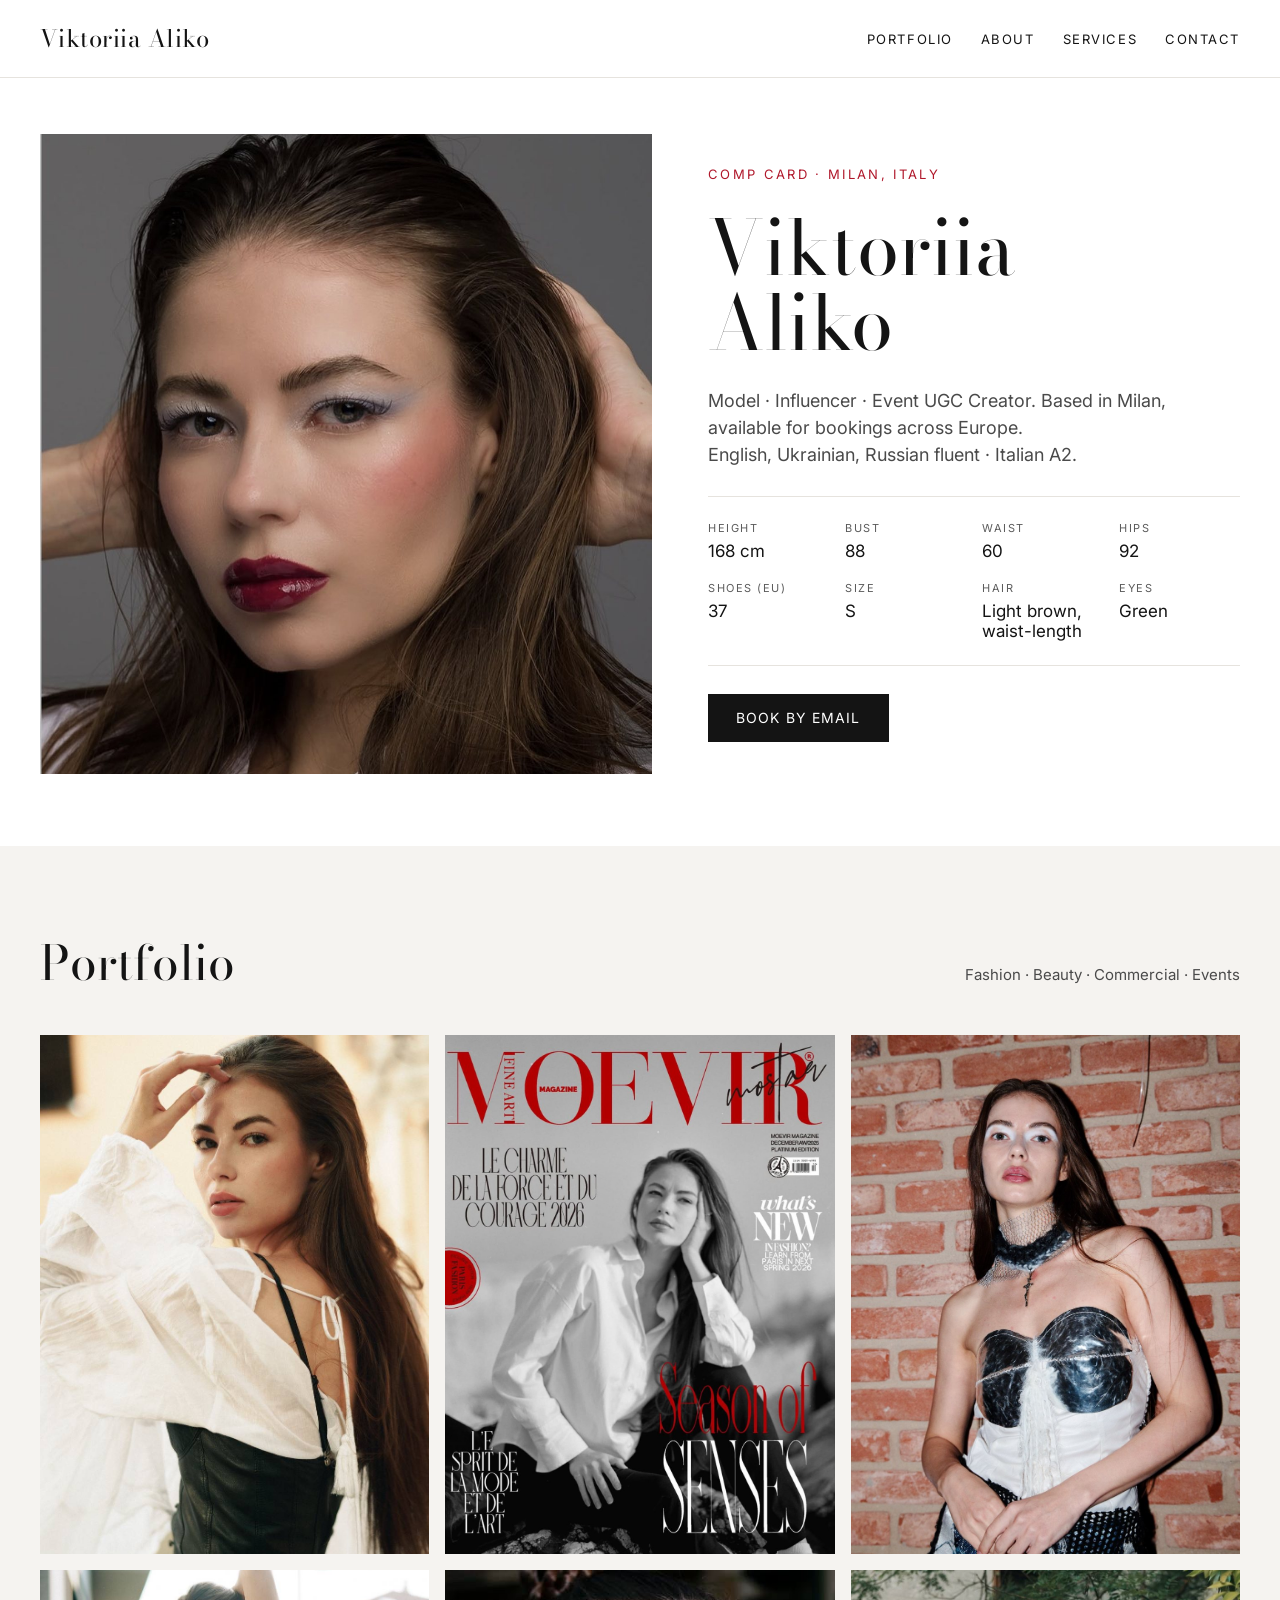
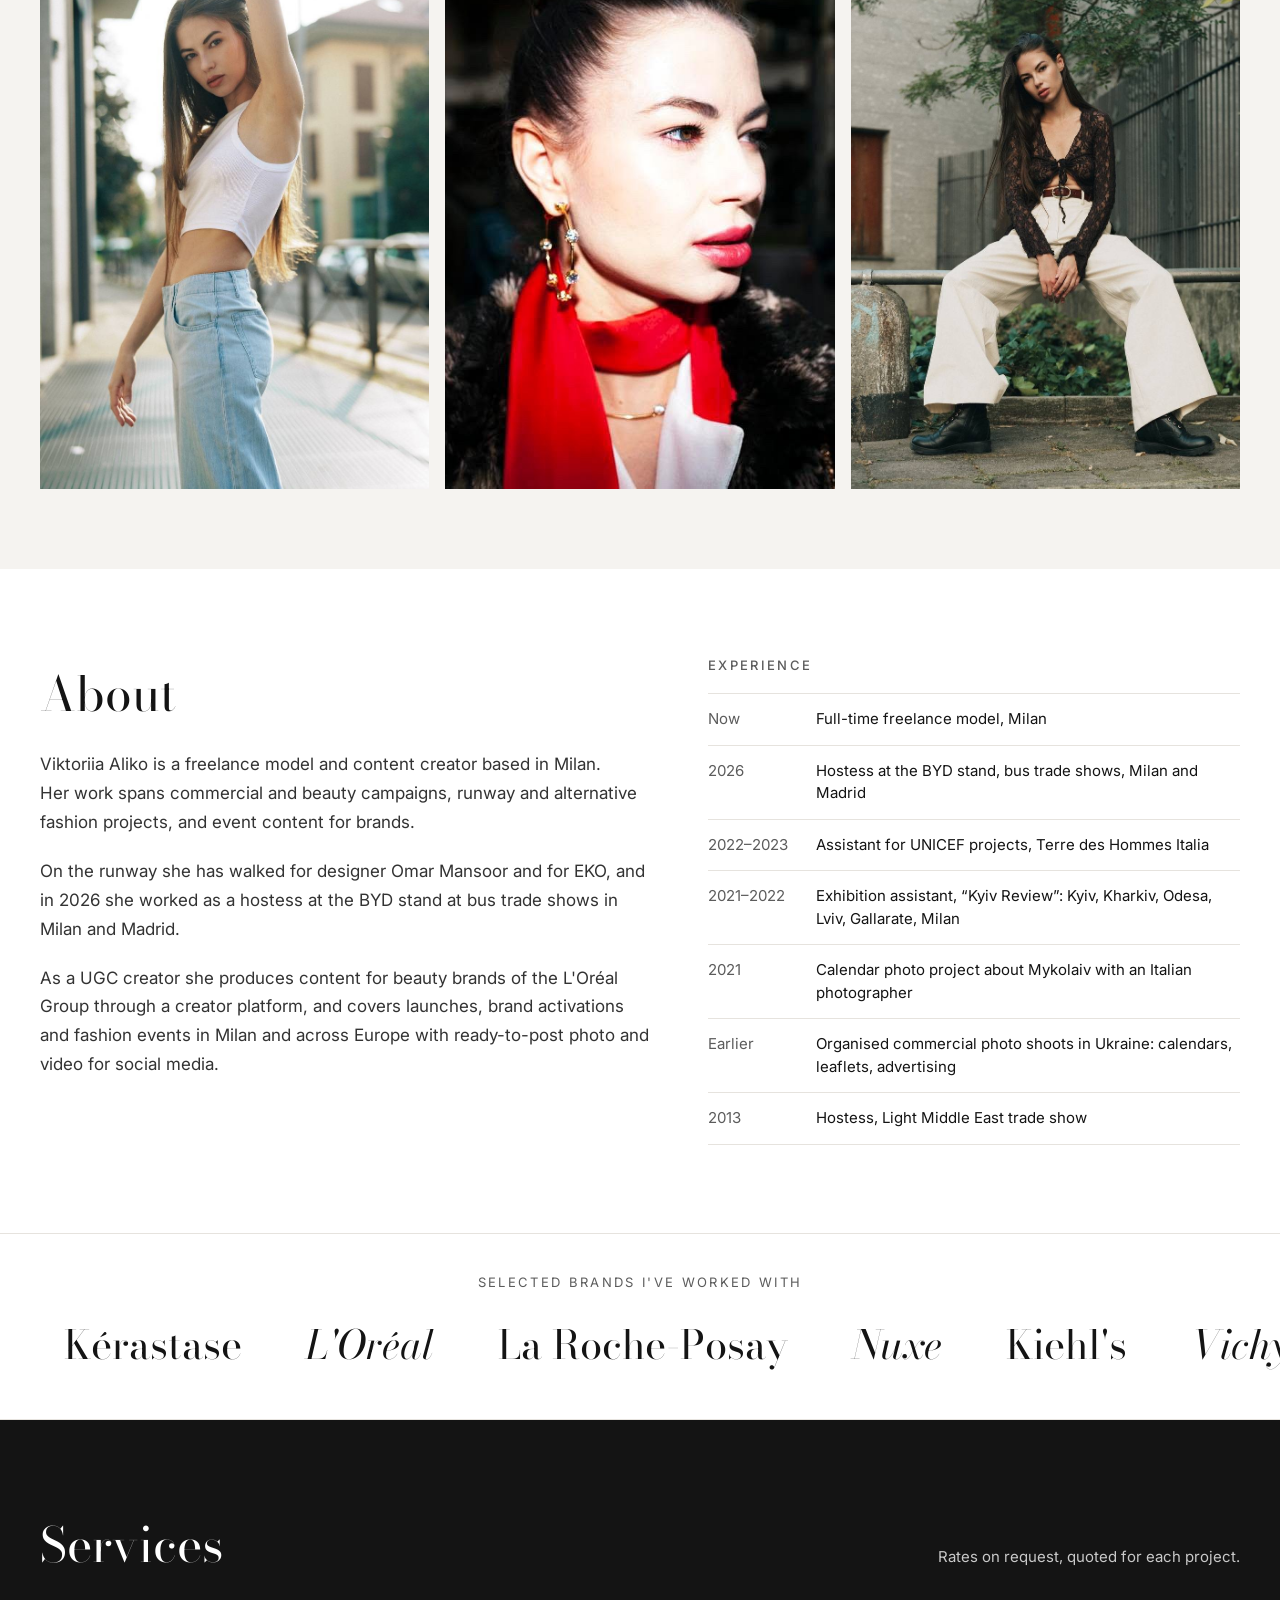
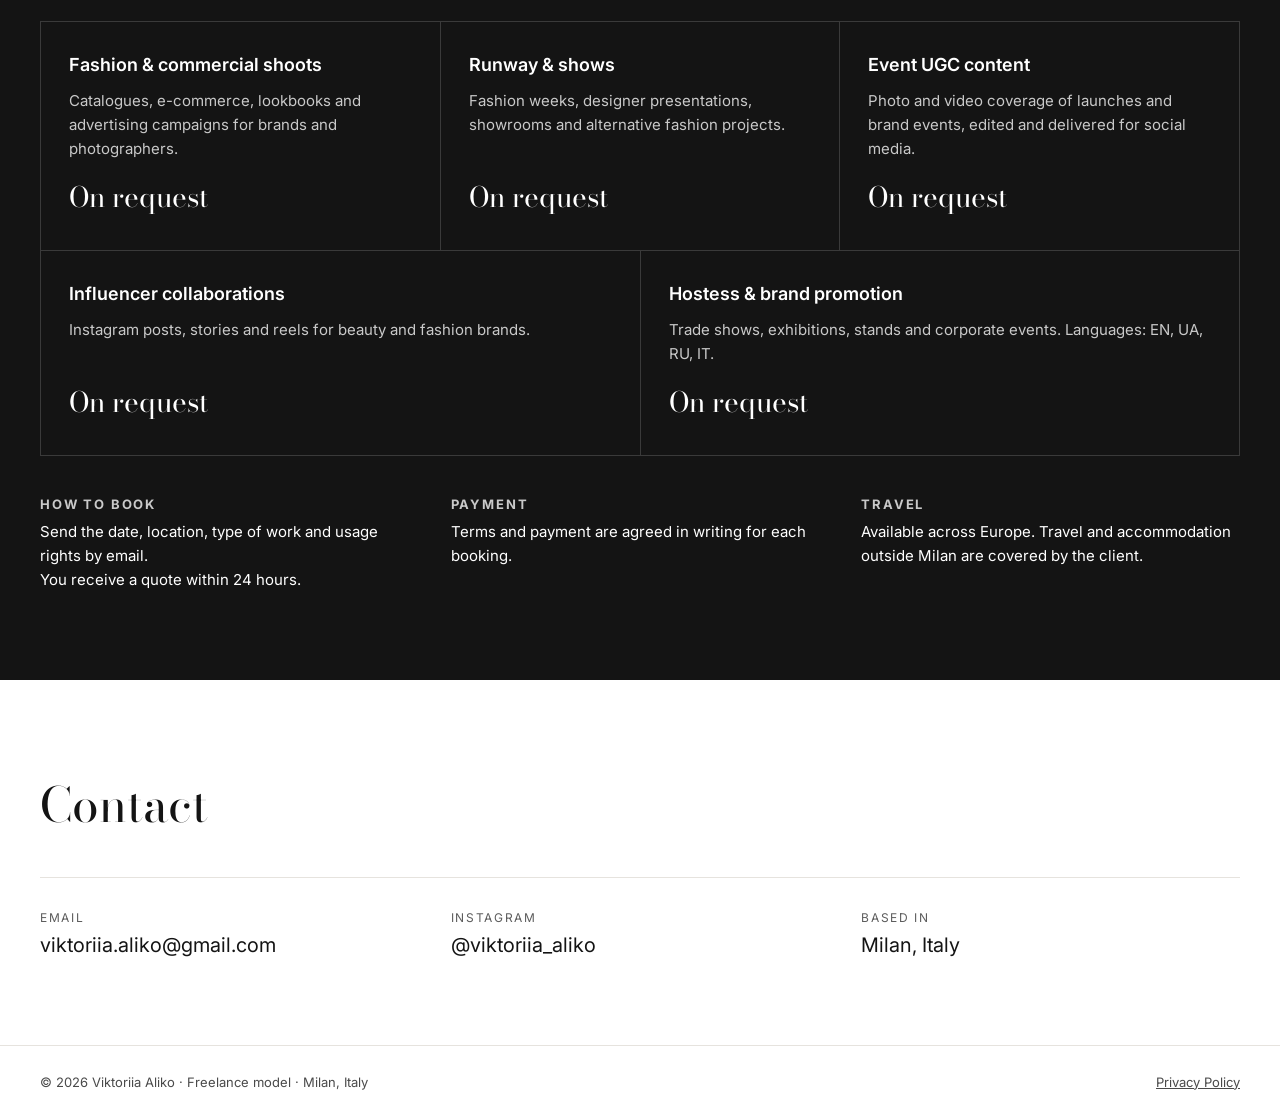
<file: index.html>
<!DOCTYPE html>
<html lang="en">
<head>
<meta charset="utf-8">
<meta name="viewport" content="width=device-width, initial-scale=1">
<title>Viktoriia Aliko | Freelance Model, Hostess &amp; UGC Creator in Milan</title>
<meta name="description" content="Viktoriia Aliko is a freelance fashion and beauty model, runway model, trade show hostess and UGC creator based in Milan. Speaks English, Ukrainian, Russian and Italian. Bookings by email.">
<link rel="canonical" href="https://viktoriia-aliko.github.io/">
<meta name="robots" content="index, follow, max-image-preview:large">
<meta name="google-site-verification" content="E3Duy64eAhd6O7KNJjoH5QQErz4s-I2b6_Q1L4W96Zc">
<meta property="og:type" content="website">
<meta property="og:title" content="Viktoriia Aliko | Freelance Model, Hostess &amp; UGC Creator in Milan">
<meta property="og:description" content="Viktoriia Aliko is a freelance fashion and beauty model, runway model, trade show hostess and UGC creator based in Milan. Speaks English, Ukrainian, Russian and Italian. Bookings by email.">
<meta property="og:url" content="https://viktoriia-aliko.github.io/">
<meta property="og:image" content="https://viktoriia-aliko.github.io/images/viktoriia-aliko-beauty-portrait.jpg">
<meta name="twitter:card" content="summary_large_image">
<link rel="icon" href="favicon.png" type="image/png">
<link rel="preconnect" href="https://fonts.googleapis.com">
<link rel="preconnect" href="https://fonts.gstatic.com" crossorigin>
<link href="https://fonts.googleapis.com/css2?family=Bodoni+Moda:ital,opsz,wght@0,6..96,400;0,6..96,500;1,6..96,400&amp;family=Inter:wght@400;500;600&amp;display=swap" rel="stylesheet">
<style>
body{margin:0;background:#FFFFFF}
a{color:#141414}a:hover{color:#B0182B}
@keyframes mq{from{transform:translateX(0)}to{transform:translateX(-50%)}}
.mq-track{display:flex;width:max-content;animation:mq 40s linear infinite}
.mq:hover .mq-track{animation-play-state:paused}
@media (prefers-reduced-motion: reduce){.mq-track{animation:none}}
section{scroll-margin-top:84px}
@media (max-width: 640px){.pf{grid-template-columns:repeat(2,minmax(0,1fr)) !important;gap:8px !important}.hero-img{height:460px !important}.stats{grid-template-columns:repeat(2,minmax(0,1fr)) !important}.wrap{padding-left:20px !important;padding-right:20px !important}}
html{scroll-behavior:smooth}
</style>
<script type="application/ld+json">
{
  "@context": "https://schema.org",
  "@type": "Person",
  "name": "Viktoriia Aliko",
  "url": "https://viktoriia-aliko.github.io/",
  "image": "https://viktoriia-aliko.github.io/images/viktoriia-aliko-beauty-portrait.jpg",
  "jobTitle": "Freelance model, hostess and UGC creator",
  "description": "Freelance fashion and beauty model, runway model, trade show hostess and UGC content creator based in Milan, Italy.",
  "address": {
    "@type": "PostalAddress",
    "addressLocality": "Milan",
    "addressCountry": "IT"
  },
  "areaServed": [
    "Milan",
    "Italy",
    "Europe"
  ],
  "knowsLanguage": [
    "English",
    "Ukrainian",
    "Russian",
    "Italian"
  ],
  "sameAs": [
    "https://www.instagram.com/viktoriia_aliko"
  ],
  "knowsAbout": [
    "Fashion modeling",
    "Beauty modeling",
    "Runway",
    "Trade show hostess",
    "UGC content creation"
  ]
}
</script>
</head>
<body>
<div style="font-family: 'Inter', system-ui, sans-serif; color: #141414; background: #FFFFFF; min-height: 100vh">

<header style="position: sticky; top: 0; z-index: 50; background: rgba(255, 255, 255, 0.94); backdrop-filter: blur(8px); border-bottom: 1px solid #E6E3DE">
<div style="max-width: 1200px; margin: 0 auto; padding: 20px 32px; display: flex; flex-wrap: wrap; gap: 16px; align-items: center; justify-content: space-between">
<a href="#top" style="font-family: 'Bodoni Moda', serif; font-size: 24px; text-decoration: none; letter-spacing: 0.02em">Viktoriia Aliko</a>
<nav aria-label="Main" style="display: flex; flex-wrap: wrap; gap: 28px; font-size: 13px; letter-spacing: 0.12em; text-transform: uppercase">
<a href="#portfolio" style="text-decoration: none">Portfolio</a>
<a href="#about" style="text-decoration: none">About</a>
<a href="#services" style="text-decoration: none">Services</a>
<a href="#contact" style="text-decoration: none">Contact</a>
</nav>
</div>
</header>

<section id="top" class="wrap" style="max-width: 1200px; margin: 0 auto; padding: 56px 32px 72px; display: flex; flex-wrap: wrap; gap: 56px; align-items: stretch">
<div style="flex: 1 1 460px; min-width: 0">
<img class="hero-img" src="images/viktoriia-aliko-beauty-portrait.jpg" alt="Viktoriia Aliko, studio beauty portrait" style="width: 100%; height: 640px; object-fit: cover; object-position: center 20%; display: block">
</div>
<div style="flex: 1 1 380px; min-width: 0; display: flex; flex-direction: column; justify-content: center; gap: 28px">
<p style="margin: 0; font-size: 13px; letter-spacing: 0.18em; text-transform: uppercase; color: #B0182B">Comp card · Milan, Italy</p>
<h1 style="margin: 0; font-family: 'Bodoni Moda', serif; font-weight: 400; font-size: clamp(52px, 13vw, 76px); line-height: 0.98">Viktoriia<br>Aliko</h1>
<p style="margin: 0; font-size: 18px; line-height: 1.5; color: #4A4A4A">Model · Influencer · Event UGC Creator. Based in Milan, available for bookings across Europe.<br>English, Ukrainian, Russian fluent · Italian A2.</p>
<dl class="stats" style="margin: 0; display: grid; grid-template-columns: repeat(4, minmax(0, 1fr)); gap: 20px 16px; border-top: 1px solid #E6E3DE; border-bottom: 1px solid #E6E3DE; padding: 24px 0">
<div><dt style="font-size: 11px; letter-spacing: 0.14em; text-transform: uppercase; color: #5C5C5C">Height</dt><dd style="margin: 6px 0 0; font-size: 17px">168 cm</dd></div>
<div><dt style="font-size: 11px; letter-spacing: 0.14em; text-transform: uppercase; color: #5C5C5C">Bust</dt><dd style="margin: 6px 0 0; font-size: 17px">88</dd></div>
<div><dt style="font-size: 11px; letter-spacing: 0.14em; text-transform: uppercase; color: #5C5C5C">Waist</dt><dd style="margin: 6px 0 0; font-size: 17px">60</dd></div>
<div><dt style="font-size: 11px; letter-spacing: 0.14em; text-transform: uppercase; color: #5C5C5C">Hips</dt><dd style="margin: 6px 0 0; font-size: 17px">92</dd></div>
<div><dt style="font-size: 11px; letter-spacing: 0.14em; text-transform: uppercase; color: #5C5C5C">Shoes (EU)</dt><dd style="margin: 6px 0 0; font-size: 17px">37</dd></div>
<div><dt style="font-size: 11px; letter-spacing: 0.14em; text-transform: uppercase; color: #5C5C5C">Size</dt><dd style="margin: 6px 0 0; font-size: 17px">S</dd></div>
<div><dt style="font-size: 11px; letter-spacing: 0.14em; text-transform: uppercase; color: #5C5C5C">Hair</dt><dd style="margin: 6px 0 0; font-size: 17px">Light brown, waist-length</dd></div>
<div><dt style="font-size: 11px; letter-spacing: 0.14em; text-transform: uppercase; color: #5C5C5C">Eyes</dt><dd style="margin: 6px 0 0; font-size: 17px">Green</dd></div>
</dl>
<div style="display: flex; flex-wrap: wrap; gap: 12px">
<a href="#contact" class="js-mail" data-a="okila.aiirotkiv" data-b="moc.liamg" style="display: inline-flex; align-items: center; min-height: 48px; padding: 0 28px; background: #141414; color: #FFFFFF; text-decoration: none; font-size: 14px; letter-spacing: 0.08em; text-transform: uppercase">Book by email</a>
</div>
</div>
</section>

<section id="portfolio" style="background: #F5F3F0">
<div style="max-width: 1200px; margin: 0 auto; padding: 80px 32px">
<div style="display: flex; flex-wrap: wrap; gap: 16px; align-items: baseline; justify-content: space-between; margin-bottom: 36px">
<h2 style="margin: 0; font-family: 'Bodoni Moda', serif; font-weight: 400; font-size: 48px">Portfolio</h2>
<p style="margin: 0; font-size: 15px; color: #4A4A4A">Fashion · Beauty · Commercial · Events</p>
</div>
<div class="pf" style="display: grid; grid-template-columns: repeat(3, minmax(0, 1fr)); gap: 16px">
<img loading="lazy" src="images/viktoriia-aliko-editorial-corset.jpg" alt="Editorial portrait: white blouse and black leather corset" style="width: 100%; aspect-ratio: 3 / 4; object-fit: cover; display: block">
<img loading="lazy" src="images/viktoriia-aliko-moevir-magazine-cover.jpg" alt="Cover of Moevir Magazine, December 2025 Platinum Edition" style="width: 100%; aspect-ratio: 3 / 4; object-fit: cover; object-position: center top; display: block">
<img loading="lazy" src="images/viktoriia-aliko-avant-garde-designer-look.jpg" alt="Avant-garde designer look: sculpted bustier and knitted collar against a brick wall" style="width: 100%; aspect-ratio: 3 / 4; object-fit: cover; object-position: center top; display: block">
<img loading="lazy" src="images/viktoriia-aliko-street-fashion-denim.jpg" alt="Street fashion shoot: white crop top and light denim" style="width: 100%; aspect-ratio: 3 / 4; object-fit: cover; display: block">
<img loading="lazy" src="images/viktoriia-aliko-street-portrait-milan.jpg" alt="Street portrait in Milan with a red silk scarf" style="width: 100%; aspect-ratio: 3 / 4; object-fit: cover; object-position: 60% center; display: block">
<img loading="lazy" src="images/viktoriia-aliko-street-style-lace.jpg" alt="Street style shoot: lace top, wide cream trousers and boots" style="width: 100%; aspect-ratio: 3 / 4; object-fit: cover; display: block">
</div>
</div>
</section>

<section id="about" style="max-width: 1200px; margin: 0 auto; padding: 88px 32px; display: flex; flex-wrap: wrap; gap: 56px">
<div style="flex: 1 1 420px; min-width: 0; max-width: 780px; display: flex; flex-direction: column; gap: 20px">
<h2 style="margin: 0; font-family: 'Bodoni Moda', serif; font-weight: 400; font-size: 48px">About</h2>
<p style="margin: 0; font-size: 17px; line-height: 1.7; color: #333333">Viktoriia Aliko is a freelance model and content creator based in Milan. <br>Her work spans commercial and beauty campaigns, runway and alternative fashion projects, and event content for brands.</p>
<p style="margin: 0; font-size: 17px; line-height: 1.7; color: #333333">On the runway she has walked for designer Omar Mansoor and for EKO, and in 2026 she worked as a hostess at the BYD stand at bus trade shows in Milan and Madrid.</p>
<p style="margin: 0; font-size: 17px; line-height: 1.7; color: #333333">As a UGC creator she produces content for beauty brands of the L'Oréal Group through a creator platform, and covers launches, brand activations and fashion events in Milan and across Europe with ready-to-post photo and video for social media.</p>
</div>
<div style="flex: 1 1 340px; min-width: 0; display: flex; flex-direction: column; gap: 20px">
<h3 style="margin: 0; font-size: 13px; letter-spacing: 0.18em; text-transform: uppercase; font-weight: 500; color: #5C5C5C">Experience</h3>
<ul style="margin: 0; padding: 0; list-style: none; border-top: 1px solid #E6E3DE">
<li style="padding: 14px 0; border-bottom: 1px solid #E6E3DE; display: flex; gap: 16px; font-size: 15px; line-height: 1.5"><span style="flex: 0 0 92px; color: #5C5C5C">Now</span><span>Full-time freelance model, Milan</span></li>
<li style="padding: 14px 0; border-bottom: 1px solid #E6E3DE; display: flex; gap: 16px; font-size: 15px; line-height: 1.5"><span style="flex: 0 0 92px; color: #5C5C5C">2026</span><span>Hostess at the BYD stand, bus trade shows, Milan and Madrid</span></li>
<li style="padding: 14px 0; border-bottom: 1px solid #E6E3DE; display: flex; gap: 16px; font-size: 15px; line-height: 1.5"><span style="flex: 0 0 92px; color: #5C5C5C">2022–2023</span><span>Assistant for UNICEF projects, Terre des Hommes Italia</span></li>
<li style="padding: 14px 0; border-bottom: 1px solid #E6E3DE; display: flex; gap: 16px; font-size: 15px; line-height: 1.5"><span style="flex: 0 0 92px; color: #5C5C5C">2021–2022</span><span>Exhibition assistant, “Kyiv Review”: Kyiv, Kharkiv, Odesa, Lviv, Gallarate, Milan</span></li>
<li style="padding: 14px 0; border-bottom: 1px solid #E6E3DE; display: flex; gap: 16px; font-size: 15px; line-height: 1.5"><span style="flex: 0 0 92px; color: #5C5C5C">2021</span><span>Calendar photo project about Mykolaiv with an Italian photographer</span></li>
<li style="padding: 14px 0; border-bottom: 1px solid #E6E3DE; display: flex; gap: 16px; font-size: 15px; line-height: 1.5"><span style="flex: 0 0 92px; color: #5C5C5C">Earlier</span><span>Organised commercial photo shoots in Ukraine: calendars, leaflets, advertising</span></li>
<li style="padding: 14px 0; border-bottom: 1px solid #E6E3DE; display: flex; gap: 16px; font-size: 15px; line-height: 1.5"><span style="flex: 0 0 92px; color: #5C5C5C">2013</span><span>Hostess, Light Middle East trade show</span></li>
</ul>
</div>
</section>

<section id="brands" aria-label="Brand collaborations" style="border-top: 1px solid #E6E3DE; border-bottom: 1px solid #E6E3DE; padding: 40px 0 44px; display: flex; flex-direction: column; gap: 24px">
<p style="margin: 0; text-align: center; font-size: 13px; letter-spacing: 0.18em; text-transform: uppercase; color: #5C5C5C">Selected brands I've worked with</p>
<div class="mq" style="overflow: hidden; width: 100%">
<div class="mq-track">
<ul style="margin: 0; padding: 0 0 0 64px; list-style: none; display: flex; gap: 64px; align-items: center; white-space: nowrap; font-family: 'Bodoni Moda', serif; font-size: 40px; color: #141414">
<li>Kérastase</li><li style="font-style: italic">L'Oréal</li><li>La Roche-Posay</li><li style="font-style: italic">Nuxe</li><li>Kiehl's</li><li style="font-style: italic">Vichy</li><li>BYD</li><li style="font-style: italic">Omar Mansoor</li><li>EKO</li>
</ul>
<ul aria-hidden="true" style="margin: 0; padding: 0 0 0 64px; list-style: none; display: flex; gap: 64px; align-items: center; white-space: nowrap; font-family: 'Bodoni Moda', serif; font-size: 40px; color: #141414">
<li>Kérastase</li><li style="font-style: italic">L'Oréal</li><li>La Roche-Posay</li><li style="font-style: italic">Nuxe</li><li>Kiehl's</li><li style="font-style: italic">Vichy</li><li>BYD</li><li style="font-style: italic">Omar Mansoor</li><li>EKO</li>
</ul>
</div>
</div>
</section>

<section id="services" style="background: #141414; color: #FFFFFF">
<div style="max-width: 1200px; margin: 0 auto; padding: 88px 32px; display: flex; flex-direction: column; gap: 40px">
<div style="display: flex; flex-wrap: wrap; gap: 16px; align-items: baseline; justify-content: space-between">
<h2 style="margin: 0; font-family: 'Bodoni Moda', serif; font-weight: 400; font-size: 48px">Services</h2>
<p style="margin: 0; font-size: 15px; color: #C9C9C9">Rates on request, quoted for each project.</p>
</div>
<div style="display: flex; flex-wrap: wrap; gap: 1px; background: #3A3A3A; border: 1px solid #3A3A3A">
<div style="flex: 1 1 300px; background: #141414; padding: 32px 28px; display: flex; flex-direction: column; gap: 14px">
<h3 style="margin: 0; font-size: 18px; font-weight: 600">Fashion &amp; commercial shoots</h3>
<p style="margin: 0; font-size: 15px; line-height: 1.6; color: #C9C9C9">Catalogues, e-commerce, lookbooks and advertising campaigns for brands and photographers.</p>
<p style="margin: auto 0 0; font-family: 'Bodoni Moda', serif; font-size: 28px">On request</p>
</div>
<div style="flex: 1 1 300px; background: #141414; padding: 32px 28px; display: flex; flex-direction: column; gap: 14px">
<h3 style="margin: 0; font-size: 18px; font-weight: 600">Runway &amp; shows</h3>
<p style="margin: 0; font-size: 15px; line-height: 1.6; color: #C9C9C9">Fashion weeks, designer presentations, showrooms and alternative fashion projects.</p>
<p style="margin: auto 0 0; font-family: 'Bodoni Moda', serif; font-size: 28px">On request</p>
</div>
<div style="flex: 1 1 300px; background: #141414; padding: 32px 28px; display: flex; flex-direction: column; gap: 14px">
<h3 style="margin: 0; font-size: 18px; font-weight: 600">Event UGC content</h3>
<p style="margin: 0; font-size: 15px; line-height: 1.6; color: #C9C9C9">Photo and video coverage of launches and brand events, edited and delivered for social media.</p>
<p style="margin: auto 0 0; font-family: 'Bodoni Moda', serif; font-size: 28px">On request</p>
</div>
<div style="flex: 1 1 300px; background: #141414; padding: 32px 28px; display: flex; flex-direction: column; gap: 14px">
<h3 style="margin: 0; font-size: 18px; font-weight: 600">Influencer collaborations</h3>
<p style="margin: 0; font-size: 15px; line-height: 1.6; color: #C9C9C9">Instagram posts, stories and reels for beauty and fashion brands.</p>
<p style="margin: auto 0 0; font-family: 'Bodoni Moda', serif; font-size: 28px">On request</p>
</div>
<div style="flex: 1 1 300px; background: #141414; padding: 32px 28px; display: flex; flex-direction: column; gap: 14px">
<h3 style="margin: 0; font-size: 18px; font-weight: 600">Hostess &amp; brand promotion</h3>
<p style="margin: 0; font-size: 15px; line-height: 1.6; color: #C9C9C9">Trade shows, exhibitions, stands and corporate events. Languages: EN, UA, RU, IT.</p>
<p style="margin: auto 0 0; font-family: 'Bodoni Moda', serif; font-size: 28px">On request</p>
</div>
</div>
<div style="display: grid; grid-template-columns: repeat(auto-fit, minmax(240px, 1fr)); gap: 32px">
<div><h3 style="margin: 0 0 8px; font-size: 13px; letter-spacing: 0.14em; text-transform: uppercase; color: #C9C9C9">How to book</h3><p style="margin: 0; font-size: 15px; line-height: 1.6">Send the date, location, type of work and usage rights by email. <br>You receive a quote within 24 hours.</p></div>
<div><h3 style="margin: 0 0 8px; font-size: 13px; letter-spacing: 0.14em; text-transform: uppercase; color: #C9C9C9">Payment</h3><p style="margin: 0; font-size: 15px; line-height: 1.6">Terms and payment are agreed in writing for each booking.</p></div>
<div><h3 style="margin: 0 0 8px; font-size: 13px; letter-spacing: 0.14em; text-transform: uppercase; color: #C9C9C9">Travel</h3><p style="margin: 0; font-size: 15px; line-height: 1.6">Available across Europe. Travel and accommodation outside Milan are covered by the client.</p></div>
</div>
</div>
</section>

<section id="contact" style="max-width: 1200px; margin: 0 auto; padding: 88px 32px; display: flex; flex-direction: column; gap: 36px">
<h2 style="margin: 0; font-family: 'Bodoni Moda', serif; font-weight: 400; font-size: 48px">Contact</h2>
<div style="display: grid; grid-template-columns: repeat(auto-fit, minmax(220px, 1fr)); gap: 32px; border-top: 1px solid #E6E3DE; padding-top: 32px">
<div><p style="margin: 0 0 8px; font-size: 12px; letter-spacing: 0.14em; text-transform: uppercase; color: #5C5C5C">Email</p><a href="#contact" class="js-mail" data-a="okila.aiirotkiv" data-b="moc.liamg" data-show style="font-size: 20px; text-decoration: none"><noscript>viktoriia.aliko [at] gmail [dot] com</noscript></a></div>
<div><p style="margin: 0 0 8px; font-size: 12px; letter-spacing: 0.14em; text-transform: uppercase; color: #5C5C5C">Instagram</p><a href="https://instagram.com/viktoriia_aliko" target="_blank" rel="noopener" style="font-size: 20px; text-decoration: none">@viktoriia_aliko</a></div>
<div><p style="margin: 0 0 8px; font-size: 12px; letter-spacing: 0.14em; text-transform: uppercase; color: #5C5C5C">Based in</p><p style="margin: 0; font-size: 20px">Milan, Italy</p></div>
</div>
</section>

<footer style="border-top: 1px solid #E6E3DE">
<div style="max-width: 1200px; margin: 0 auto; padding: 28px 32px; display: flex; flex-wrap: wrap; gap: 12px 32px; justify-content: space-between; font-size: 13px; color: #4A4A4A">
<p style="margin: 0">© 2026 Viktoriia Aliko · Freelance model · Milan, Italy</p>
<a href="privacy.html" style="color: #4A4A4A">Privacy Policy</a>
</div>
</footer>

</div>
<script>
(function(){
  function r(s){return s.split('').reverse().join('');}
  var els=document.querySelectorAll('.js-mail');
  for(var i=0;i<els.length;i++){(function(el){
    var m=r(el.getAttribute('data-a'))+'@'+r(el.getAttribute('data-b'));
    if(el.hasAttribute('data-show')){el.textContent=m;}
    el.addEventListener('click',function(e){e.preventDefault();window.location.href='mai'+'lto:'+m;});
  })(els[i]);}
})();
</script>
</body>
</html>
</file>
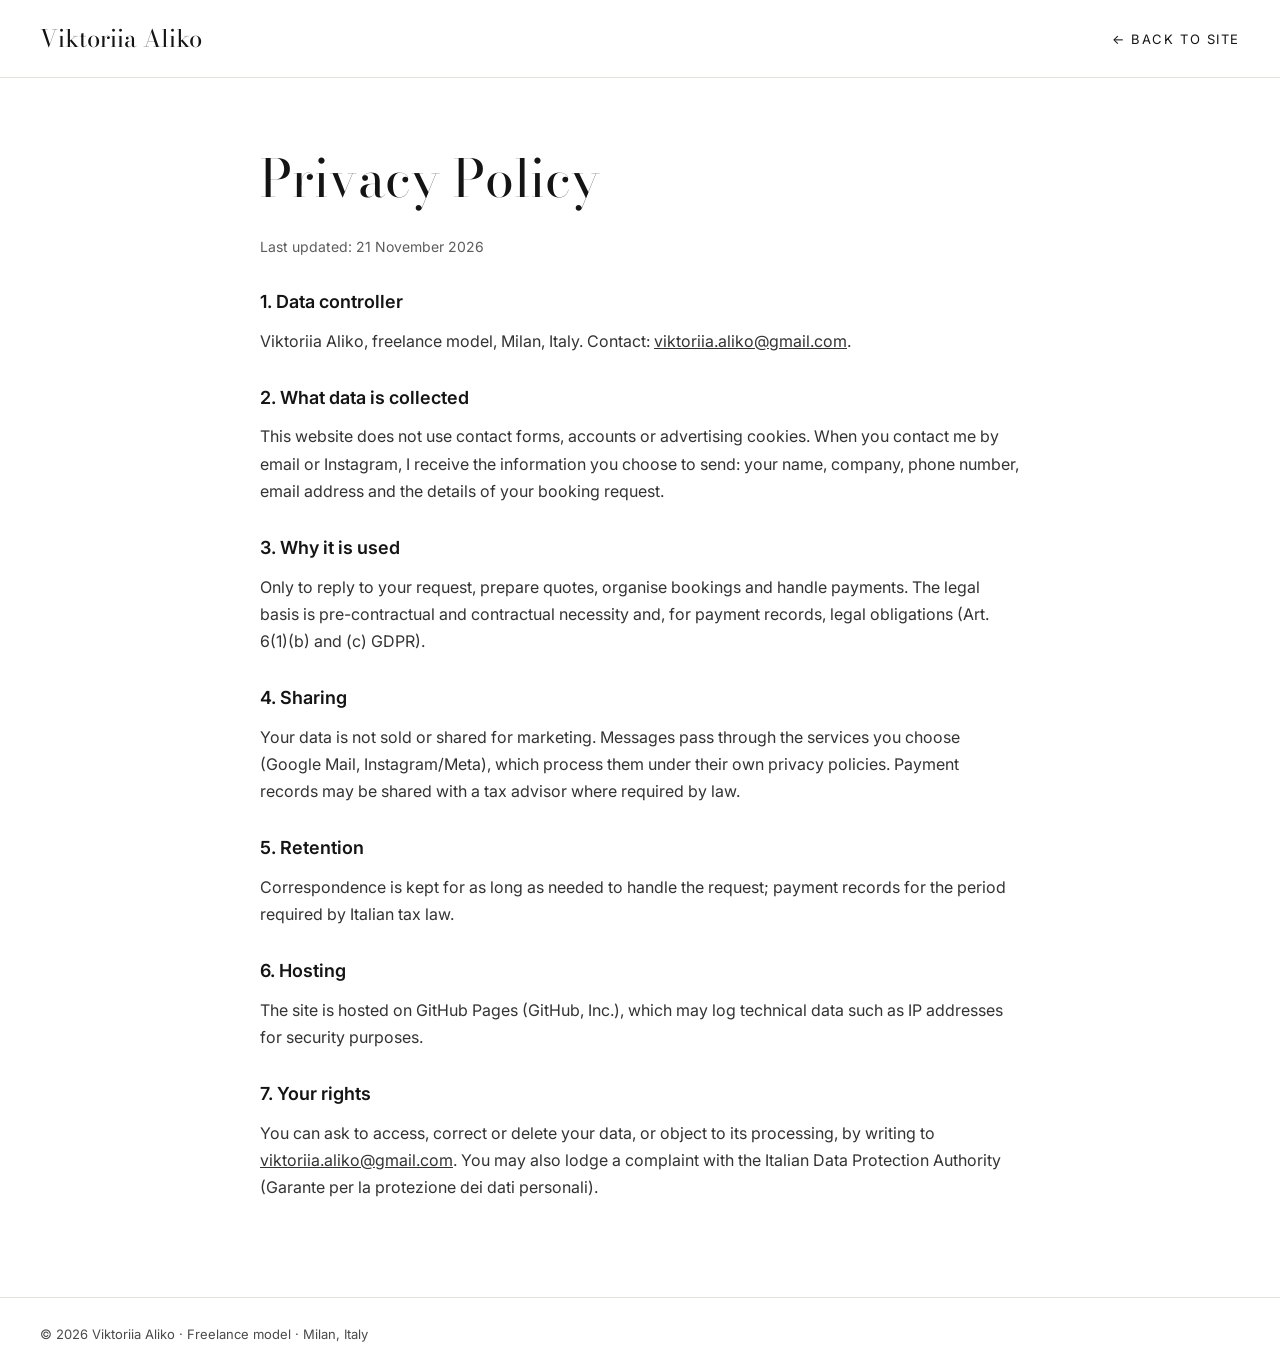
<file: privacy.html>
<!DOCTYPE html>
<html lang="en">
<head>
<meta charset="utf-8">
<meta name="viewport" content="width=device-width, initial-scale=1">
<title>Privacy Policy | Viktoriia Aliko</title>
<meta name="description" content="Privacy policy of the website of Viktoriia Aliko, freelance model in Milan.">
<link rel="canonical" href="https://viktoriia-aliko.github.io/privacy.html">
<meta name="robots" content="index, follow, max-image-preview:large">
<meta name="google-site-verification" content="E3Duy64eAhd6O7KNJjoH5QQErz4s-I2b6_Q1L4W96Zc">
<meta property="og:type" content="website">
<meta property="og:title" content="Privacy Policy | Viktoriia Aliko">
<meta property="og:description" content="Privacy policy of the website of Viktoriia Aliko, freelance model in Milan.">
<meta property="og:url" content="https://viktoriia-aliko.github.io/privacy.html">
<meta property="og:image" content="https://viktoriia-aliko.github.io/images/viktoriia-aliko-beauty-portrait.jpg">
<meta name="twitter:card" content="summary_large_image">
<link rel="icon" href="favicon.png" type="image/png">
<link rel="preconnect" href="https://fonts.googleapis.com">
<link rel="preconnect" href="https://fonts.gstatic.com" crossorigin>
<link href="https://fonts.googleapis.com/css2?family=Bodoni+Moda:ital,opsz,wght@0,6..96,400;0,6..96,500;1,6..96,400&amp;family=Inter:wght@400;500;600&amp;display=swap" rel="stylesheet">
<style>
body{margin:0;background:#FFFFFF}
a{color:#141414}a:hover{color:#B0182B}
html{scroll-behavior:smooth}
</style>
</head>
<body>
<div style="font-family: 'Inter', system-ui, sans-serif; color: #141414; background: #FFFFFF; min-height: 100vh">
<header style="border-bottom: 1px solid #E6E3DE">
<div style="max-width: 1200px; margin: 0 auto; padding: 20px 32px; display: flex; flex-wrap: wrap; gap: 16px; align-items: center; justify-content: space-between">
<a href="index.html" style="font-family: 'Bodoni Moda', serif; font-size: 24px; text-decoration: none">Viktoriia Aliko</a>
<a href="index.html" style="font-size: 13px; letter-spacing: 0.12em; text-transform: uppercase; text-decoration: none">← Back to site</a>
</div>
</header>
<main style="max-width: 760px; margin: 0 auto; padding: 72px 32px 96px; display: flex; flex-direction: column; gap: 28px; font-size: 16px; line-height: 1.7; color: #333333">
<h1 style="margin: 0; font-family: 'Bodoni Moda', serif; font-weight: 400; font-size: 52px; line-height: 1.1; color: #141414">Privacy Policy</h1>
<p style="margin: 0; font-size: 14px; color: #5C5C5C">Last updated: 21 November 2026</p>
<section style="display: flex; flex-direction: column; gap: 10px">
<h2 style="margin: 0; font-size: 18px; font-weight: 600; color: #141414">1. Data controller</h2>
<p style="margin: 0">Viktoriia Aliko, freelance model, Milan, Italy. Contact: <a href="#contact" class="js-mail" data-a="okila.aiirotkiv" data-b="moc.liamg" data-show style="color: inherit"><noscript>viktoriia.aliko [at] gmail [dot] com</noscript></a>.</p>
</section>
<section style="display: flex; flex-direction: column; gap: 10px">
<h2 style="margin: 0; font-size: 18px; font-weight: 600; color: #141414">2. What data is collected</h2>
<p style="margin: 0">This website does not use contact forms, accounts or advertising cookies. When you contact me by email or Instagram, I receive the information you choose to send: your name, company, phone number, email address and the details of your booking request.</p>
</section>
<section style="display: flex; flex-direction: column; gap: 10px">
<h2 style="margin: 0; font-size: 18px; font-weight: 600; color: #141414">3. Why it is used</h2>
<p style="margin: 0">Only to reply to your request, prepare quotes, organise bookings and handle payments. The legal basis is pre-contractual and contractual necessity and, for payment records, legal obligations (Art. 6(1)(b) and (c) GDPR).</p>
</section>
<section style="display: flex; flex-direction: column; gap: 10px">
<h2 style="margin: 0; font-size: 18px; font-weight: 600; color: #141414">4. Sharing</h2>
<p style="margin: 0">Your data is not sold or shared for marketing. Messages pass through the services you choose (Google Mail, Instagram/Meta), which process them under their own privacy policies. Payment records may be shared with a tax advisor where required by law.</p>
</section>
<section style="display: flex; flex-direction: column; gap: 10px">
<h2 style="margin: 0; font-size: 18px; font-weight: 600; color: #141414">5. Retention</h2>
<p style="margin: 0">Correspondence is kept for as long as needed to handle the request; payment records for the period required by Italian tax law.</p>
</section>
<section style="display: flex; flex-direction: column; gap: 10px">
<h2 style="margin: 0; font-size: 18px; font-weight: 600; color: #141414">6. Hosting</h2>
<p style="margin: 0">The site is hosted on GitHub Pages (GitHub, Inc.), which may log technical data such as IP addresses for security purposes.</p>
</section>
<section style="display: flex; flex-direction: column; gap: 10px">
<h2 style="margin: 0; font-size: 18px; font-weight: 600; color: #141414">7. Your rights</h2>
<p style="margin: 0">You can ask to access, correct or delete your data, or object to its processing, by writing to <a href="#contact" class="js-mail" data-a="okila.aiirotkiv" data-b="moc.liamg" data-show style="color: inherit"><noscript>viktoriia.aliko [at] gmail [dot] com</noscript></a>. You may also lodge a complaint with the Italian Data Protection Authority (Garante per la protezione dei dati personali).</p>
</section>
</main>
<footer style="border-top: 1px solid #E6E3DE">
<div style="max-width: 1200px; margin: 0 auto; padding: 28px 32px; font-size: 13px; color: #4A4A4A">
<p style="margin: 0">© 2026 Viktoriia Aliko · Freelance model · Milan, Italy</p>
</div>
</footer>
</div>
<script>
(function(){
  function r(s){return s.split('').reverse().join('');}
  var els=document.querySelectorAll('.js-mail');
  for(var i=0;i<els.length;i++){(function(el){
    var m=r(el.getAttribute('data-a'))+'@'+r(el.getAttribute('data-b'));
    if(el.hasAttribute('data-show')){el.textContent=m;}
    el.addEventListener('click',function(e){e.preventDefault();window.location.href='mai'+'lto:'+m;});
  })(els[i]);}
})();
</script>
</body>
</html>
</file>
